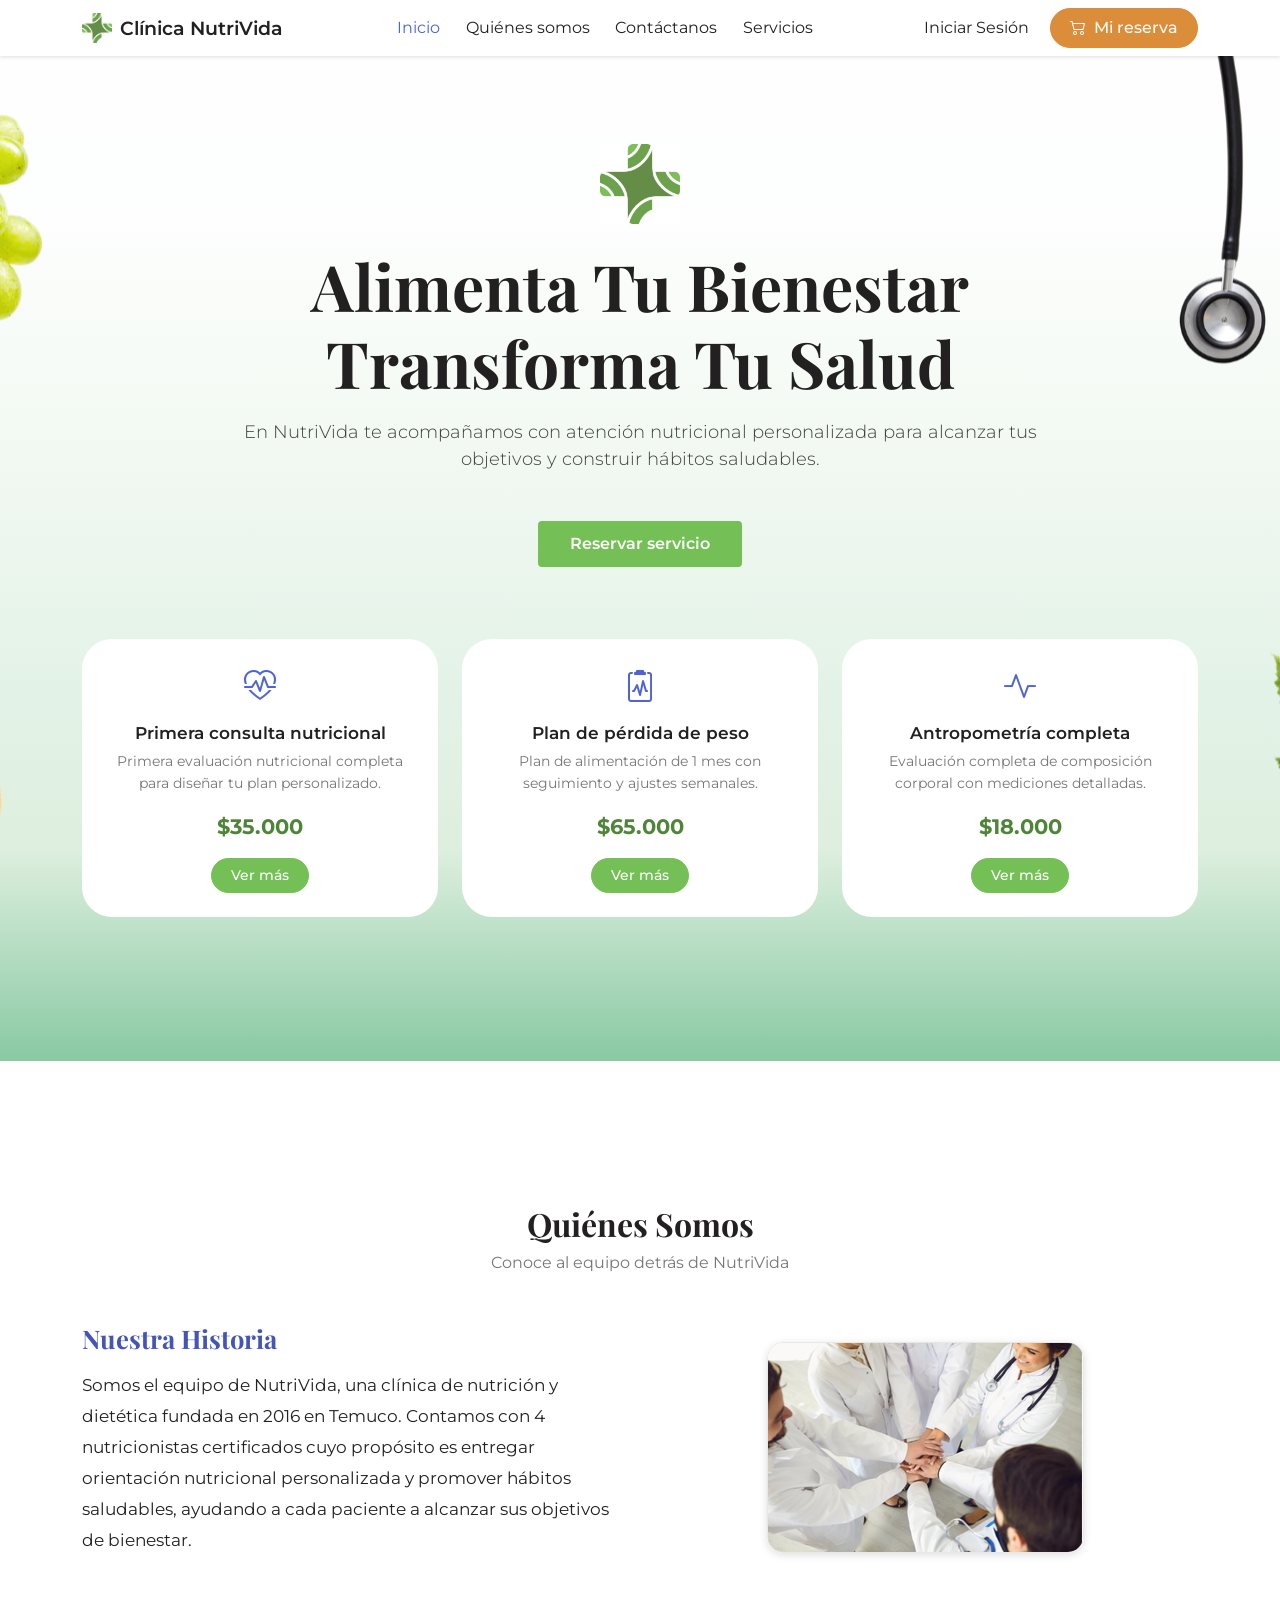
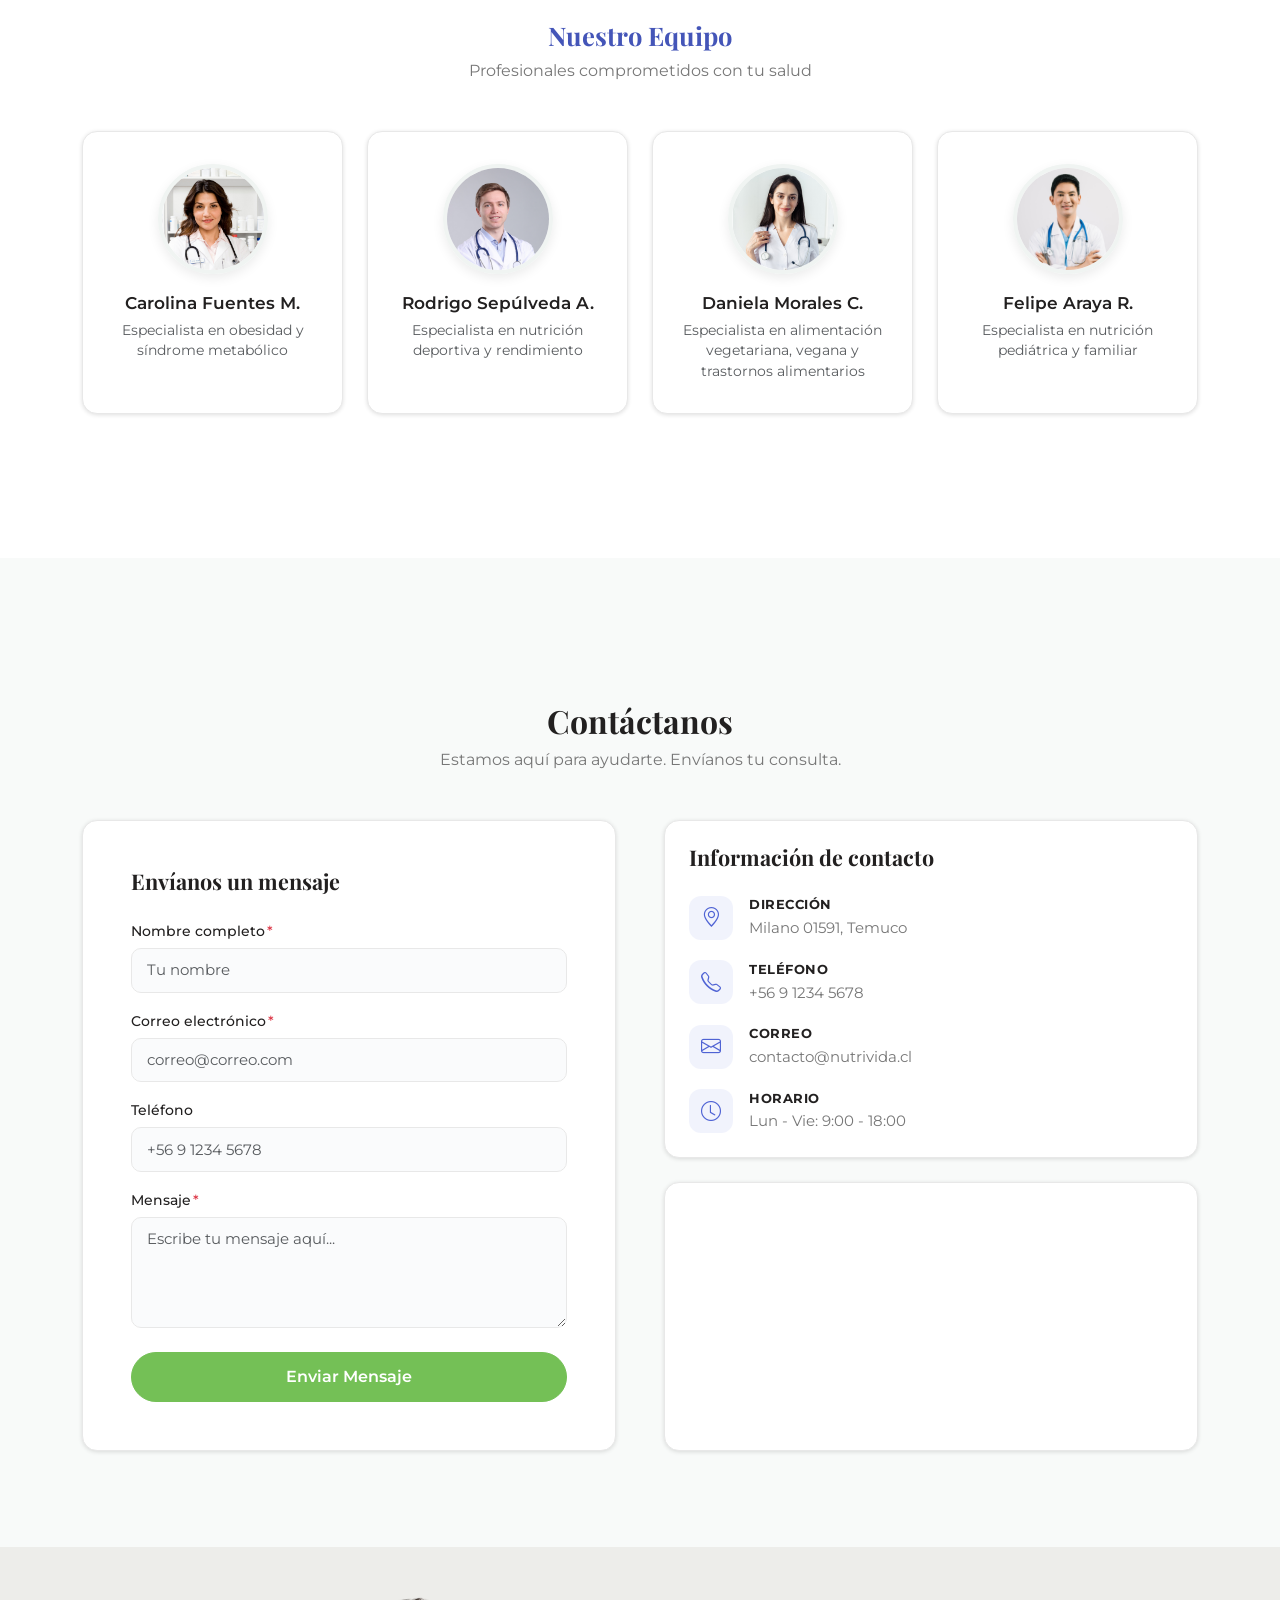
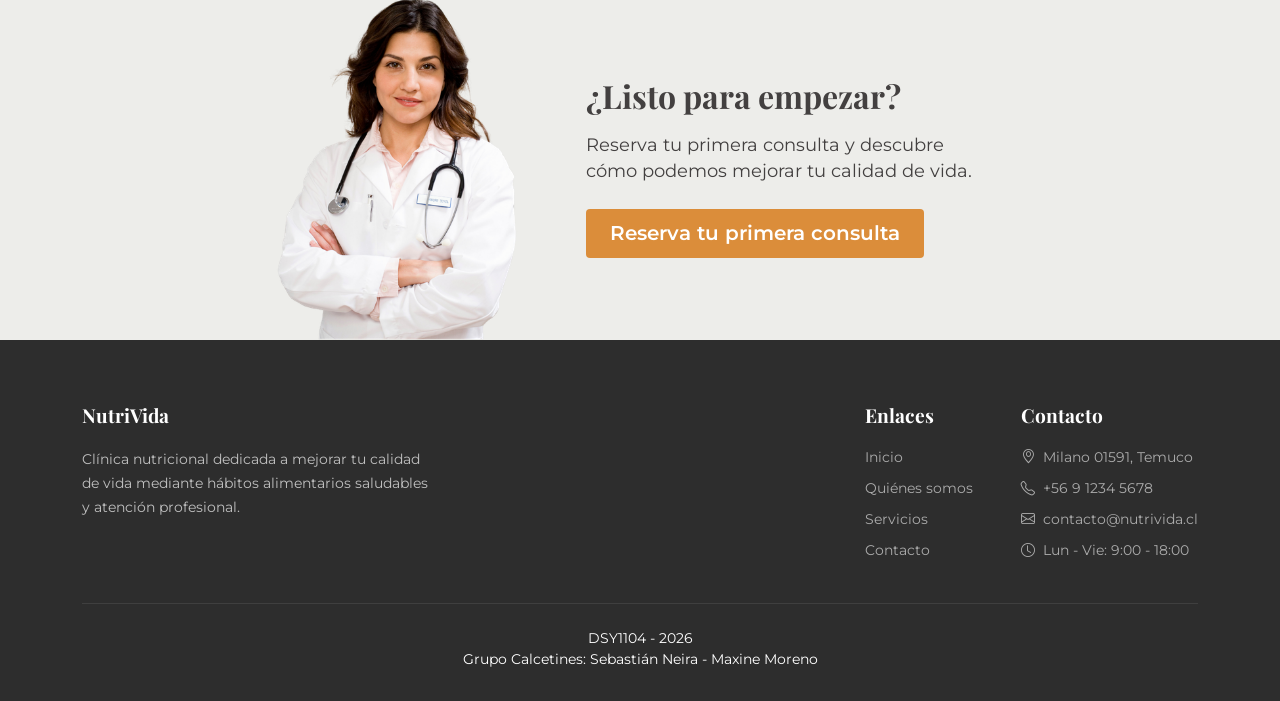
<file: index.html>
<!DOCTYPE html>
<html lang="es">
<head>
    <meta charset="UTF-8">
    <meta name="viewport" content="width=device-width, initial-scale=1.0">
    <title>Clínica NutriVida</title>
    <link rel="icon" type="image/png" href="assets/img/icons/favicon.png">
    <link href="https://cdn.jsdelivr.net/npm/bootstrap@5.3.8/dist/css/bootstrap.min.css" rel="stylesheet" integrity="sha384-sRIl4kxILFvY47J16cr9ZwB07vP4J8+LH7qKQnuqkuIAvNWLzeN8tE5YBujZqJLB" crossorigin="anonymous">
    <link rel="stylesheet" href="https://cdn.jsdelivr.net/npm/bootstrap-icons@1.11.3/font/bootstrap-icons.min.css">
    <link rel="stylesheet" href="assets/css/style.css">
</head>
<body>
    <header>
        <nav class="navbar navbar-expand-lg navbar-light fixed-top">
            <div class="container">
                <a class="navbar-brand" href="index.html">
                    <img src="assets/img/icons/logo.png" alt="NutriVida" class="brand-logo">
                    <span class="brand-text">Clínica NutriVida</span>
                </a>
                <button class="navbar-toggler" type="button" data-bs-toggle="collapse" data-bs-target="#navbarNav">
                    <span class="navbar-toggler-icon"></span>
                </button>
                <div class="collapse navbar-collapse" id="navbarNav">
                    <ul class="navbar-nav mx-auto">
                        <li class="nav-item">
                            <a class="nav-link active" href="#">Inicio</a>
                        </li>
                        <li class="nav-item">
                            <a class="nav-link" href="#nosotros">Quiénes somos</a>
                        </li>
                        <li class="nav-item">
                            <a class="nav-link" href="#contacto">Contáctanos</a>
                        </li>
                        <li class="nav-item">
                            <a class="nav-link" href="pages/servicios.html">Servicios</a>
                        </li>
                    </ul>
                    <ul class="navbar-nav">
                        <li class="nav-item" id="botonIniciarSesion">
                            <a class="nav-link" href="pages/autenticacion.html">Iniciar Sesión</a>
                        </li>
                        <!--Se oculta cuando no se inicia sesión-->
                        <li class="nav-item d-none" id="infoUsuario">
                            <span class="nav-link" id="nombreUsuario"></span>
                        </li>
                        <!--Cerrar sesión-->
                        <li class="nav-item d-none mb-2" id="botonCerrarSesion">
                            <button type="button" id="btnCerrarSesion" class="btn btn-success ms-lg-2">Cerrar sesión</button>
                        </li>
                        <li class="nav-item">
                            <a class="btn btn-success ms-lg-2" href="pages/carrito.html"><i class="bi bi-cart2 me-2"></i>Mi reserva <span class="badge bg-danger rounded-pill ms-1 badge-carrito" style="display:none;">0</span></a>
                        </li>
                    </ul>
                </div>
            </div>
        </nav>
    </header>

    <main>
        <!-- HERO -->
        <section class="hero">
            <div class="container">
                <div class="hero-content">
                    <img src="assets/img/icons/logo.png" alt="NutriVida" class="hero-logo">
                    <h1 class="hero-title">Alimenta Tu Bienestar<br>Transforma Tu Salud</h1>
                    <p class="hero-subtitle">En NutriVida te acompañamos con atención nutricional personalizada para alcanzar tus objetivos y construir hábitos saludables.</p>
                    <a href="pages/servicios.html" class="btn btn-accent btn-lg mt-3">Reservar servicio</a>
                </div>

                <div class="row g-4 justify-content-center">
                    <!-- Card 1 -->
                    <div class="col-md-4">
                        <div class="card card-servicio">
                            <div class="card-body">
                                <div class="card-icon">
                                    <i class="bi bi-heart-pulse"></i>
                                </div>
                                <h5 class="card-title">Primera consulta nutricional</h5>
                                <p class="card-text">Primera evaluación nutricional completa para diseñar tu plan personalizado.</p>
                                <div class="card-price">$35.000</div>
                                <a href="pages/detalle.html?id=CN001" class="btn">Ver más</a>
                            </div>
                        </div>
                    </div>
                    <!-- Card 2 -->
                    <div class="col-md-4">
                        <div class="card card-servicio">
                            <div class="card-body">
                                <div class="card-icon">
                                    <i class="bi bi-clipboard2-pulse"></i>
                                </div>
                                <h5 class="card-title">Plan de pérdida de peso</h5>
                                <p class="card-text">Plan de alimentación de 1 mes con seguimiento y ajustes semanales.</p>
                                <div class="card-price">$65.000</div>
                                <a href="pages/detalle.html?id=PL001" class="btn">Ver más</a>
                            </div>
                        </div>
                    </div>
                    <!-- Card 3 -->
                    <div class="col-md-4">
                        <div class="card card-servicio">
                            <div class="card-body">
                                <div class="card-icon">
                                    <i class="bi bi-activity"></i>
                                </div>
                                <h5 class="card-title">Antropometría completa</h5>
                                <p class="card-text">Evaluación completa de composición corporal con mediciones detalladas.</p>
                                <div class="card-price">$18.000</div>
                                <a href="pages/detalle.html?id=EV001" class="btn">Ver más</a>
                            </div>
                        </div>
                    </div>
                </div>
            </div>
        </section>

        <!-- NOSOTROS -->
        <section id="nosotros" class="py-section bg-alt">
            <div class="container">
                <h2 class="section-title">Quiénes Somos</h2>
                <p class="section-subtitle mb-5">Conoce al equipo detrás de NutriVida</p>

                <!-- HISTORIA -->
                <div class="row align-items-center mb-5">
                    <div class="col-lg-6 mb-4 mb-lg-0 pe-lg-4">
                        <h3 class="subsection-title mb-3">Nuestra Historia</h3>
                        <p class="history-text">Somos el equipo de NutriVida, una clínica de nutrición y dietética fundada en 2016 en Temuco. Contamos con 4 nutricionistas certificados cuyo propósito es entregar orientación nutricional personalizada y promover hábitos saludables, ayudando a cada paciente a alcanzar sus objetivos de bienestar.</p>
                    </div>
                    <div class="col-lg-6 text-center">
                        <img src="assets/img/team.png" alt="Nutricionista NutriVida" class="img-fluid rounded-4 history-img">
                    </div>
                </div>

                <!-- EQUIPO -->
                <h3 class="subsection-title text-center mt-5 mb-2">Nuestro Equipo</h3>
                <p class="section-subtitle">Profesionales comprometidos con tu salud</p>
                <div class="row g-4 justify-content-center">
                    <div class="col-md-6 col-lg-3">
                        <div class="card card-equipo h-100 text-center">
                            <div class="card-body">
                                <img src="assets/img/nut1.png" alt="Nut. Carolina Fuentes M." class="equipo-avatar">
                                <h5 class="card-title">Carolina Fuentes M.</h5>
                                <p class="card-text text-muted">Especialista en obesidad y síndrome metabólico</p>
                            </div>
                        </div>
                    </div>
                    <div class="col-md-6 col-lg-3">
                        <div class="card card-equipo h-100 text-center">
                            <div class="card-body">
                                <img src="assets/img/nut2.png" alt="Nut. Rodrigo Sepúlveda A." class="equipo-avatar">
                                <h5 class="card-title">Rodrigo Sepúlveda A.</h5>
                                <p class="card-text text-muted">Especialista en nutrición deportiva y rendimiento</p>
                            </div>
                        </div>
                    </div>
                    <div class="col-md-6 col-lg-3">
                        <div class="card card-equipo h-100 text-center">
                            <div class="card-body">
                                <img src="assets/img/nut3.png" alt="Nut. Daniela Morales C." class="equipo-avatar">
                                <h5 class="card-title">Daniela Morales C.</h5>
                                <p class="card-text text-muted">Especialista en alimentación vegetariana, vegana y trastornos alimentarios</p>
                            </div>
                        </div>
                    </div>
                    <div class="col-md-6 col-lg-3">
                        <div class="card card-equipo h-100 text-center">
                            <div class="card-body">
                                <img src="assets/img/nut4.png" alt="Nut. Felipe Araya R." class="equipo-avatar">
                                <h5 class="card-title">Felipe Araya R.</h5>
                                <p class="card-text text-muted">Especialista en nutrición pediátrica y familiar</p>
                            </div>
                        </div>
                    </div>
                </div>
            </div>
        </section>

        <!-- CONTACTO -->
        <section id="contacto" class="py-section">
            <div class="container">
                <h2 class="section-title">Contáctanos</h2>
                <p class="section-subtitle">Estamos aquí para ayudarte. Envíanos tu consulta.</p>

                <div class="row g-4 g-lg-5">
                    <!-- FORMULARIO -->
                    <div class="col-lg-6">
                        <div class="card card-contacto h-100">
                            <div class="card-body p-4 p-lg-5">
                                <h4 class="contacto-card-title mb-4">Envíanos un mensaje</h4>
                                <form id="contactForm">
                                    <div class="mb-3">
                                        <label for="nombre" class="form-label">Nombre completo<span class="obligatorio">*</span></label>
                                        <input type="text" class="form-control" id="nombre" placeholder="Tu nombre" required  minlength="2" maxlength="50">
                                    </div>
                                    <div class="mb-3">
                                        <label for="email" class="form-label">Correo electrónico<span class="obligatorio">*</span></label>
                                        <input type="email" class="form-control" id="email" placeholder="correo@correo.com" required>
                                    </div>
                                    <div class="mb-3">
                                        <label for="telefono" class="form-label">Teléfono</label>
                                        <input type="tel" class="form-control" id="telefono" placeholder="+56 9 1234 5678">
                                    </div>
                                    <div class="mb-4">
                                        <label for="mensaje" class="form-label">Mensaje<span class="obligatorio">*</span></label>
                                        <textarea class="form-control" id="mensaje" rows="4" placeholder="Escribe tu mensaje aquí..." required minlength="10" maxlength="500"></textarea>
                                    </div>
                                    <button type="submit" class="btn btn-contacto w-100">Enviar Mensaje</button>
                                </form>
                                <div id="mensajeContacto" class="alert alert-danger d-none mt-3"></div>
                            </div>
                        </div>
                    </div>

                    <!-- INFO Y MAPA -->
                    <div class="col-lg-6 d-flex flex-column">
                        <div class="card card-contacto mb-4">
                            <div class="card-body p-4 p-lg-4">
                                <h4 class="contacto-card-title mb-4">Información de contacto</h4>
                                <div class="contact-item">
                                    <div class="contact-icon">
                                        <i class="bi bi-geo-alt"></i>
                                    </div>
                                    <div class="contact-info">
                                        <strong>Dirección</strong>
                                        <p>Milano 01591, Temuco</p>
                                    </div>
                                </div>
                                <div class="contact-item">
                                    <div class="contact-icon">
                                        <i class="bi bi-telephone"></i>
                                    </div>
                                    <div class="contact-info">
                                        <strong>Teléfono</strong>
                                        <p><a href="tel:+56912345678">+56 9 1234 5678</a></p>
                                    </div>
                                </div>
                                <div class="contact-item">
                                    <div class="contact-icon">
                                        <i class="bi bi-envelope"></i>
                                    </div>
                                    <div class="contact-info">
                                        <strong>Correo</strong>
                                        <p><a href="mailto:contacto@nutrivida.cl">contacto@nutrivida.cl</a></p>
                                    </div>
                                </div>
                                <div class="contact-item mb-0">
                                    <div class="contact-icon">
                                        <i class="bi bi-clock"></i>
                                    </div>
                                    <div class="contact-info">
                                        <strong>Horario</strong>
                                        <p>Lun - Vie: 9:00 - 18:00</p>
                                    </div>
                                </div>
                            </div>
                        </div>

                        <div class="card card-contacto flex-grow-1 overflow-hidden">
                            <div class="map-responsive">
                                <iframe src="https://www.google.com/maps/embed?pb=!1m21!1m12!1m3!1d449.3127921749834!2d-72.62761412843615!3d-38.759737890809305!2m3!1f0!2f0!3f0!3m2!1i1024!2i768!4f13.1!4m6!3e3!4m0!4m3!3m2!1d-38.75973853338196!2d-72.62755234923134!5e0!3m2!1ses-419!2scl!4v1788635136026!5m2!1ses-419!2scl" style="border:0;" allowfullscreen="" loading="lazy" referrerpolicy="strict-origin-when-cross-origin"></iframe>
                            </div>
                        </div>
                    </div>
                </div>
            </div>
        </section>

        <!-- CTA -->
        <section class="cta-section">
            <div class="container">
                <div class="row align-items-center justify-content-center g-5">
                    <!-- IMAGEN -->
                    <div class="col-lg-3 text-center">
                        <img src="assets/img/doctora1.png" alt="Nutricionista NutriVida" class="cta-img">
                    </div>
                    <!-- TEXTO -->
                    <div class="col-lg-5">
                        <div class="cta-text-box">
                            <h2>¿Listo para empezar?</h2>
                            <p>Reserva tu primera consulta y descubre cómo podemos mejorar tu calidad de vida.</p>
                            <a href="pages/detalle.html?id=CN001" class="btn btn-accent btn-lg">Reserva tu primera consulta</a>
                        </div>
                    </div>
                </div>
            </div>
        </section>
    </main>
    <footer class="footer">
        <div class="container">
            <div class="row g-4">
                <!-- MARCA-->
                <div class="col-lg-4 col-md-6">
                    <div class="footer-brand-box">
                        <h5 class="footer-title">NutriVida</h5>
                        <p class="footer-text">Clínica nutricional dedicada a mejorar tu calidad de vida mediante hábitos alimentarios saludables y atención profesional.</p>
                    </div>
                </div>
                <div class="col-md-6 ms-auto">
                    <div class="d-flex gap-5 justify-content-end">
                        <div>
                            <h5 class="footer-title">Enlaces</h5>
                            <ul class="footer-links">
                                <li><a href="#">Inicio</a></li>
                                <li><a href="#nosotros">Quiénes somos</a></li>
                                <li><a href="pages/servicios.html">Servicios</a></li>
                                <li><a href="#contacto">Contacto</a></li>
                            </ul>
                        </div>
                        <!-- CONTACTO -->
                        <div>
                            <h5 class="footer-title">Contacto</h5>
                            <ul class="footer-contact">
                                <li><i class="bi bi-geo-alt me-2"></i>Milano 01591, Temuco</li>
                                <li><i class="bi bi-telephone me-2"></i>+56 9 1234 5678</li>
                                <li><i class="bi bi-envelope me-2"></i>contacto@nutrivida.cl</li>
                                <li><i class="bi bi-clock me-2"></i>Lun - Vie: 9:00 - 18:00</li>
                            </ul>
                        </div>
                    </div>
                </div>
            </div>
            <hr class="footer-divider">
            <p class="footer-copyright">DSY1104 - 2026<br>Grupo Calcetines: Sebastián Neira - Maxine Moreno</p>
        </div>
    </footer>
    <script src="https://cdn.jsdelivr.net/npm/bootstrap@5.3.8/dist/js/bootstrap.bundle.min.js" integrity="sha384-FKyoEForCGlyvwx9Hj09JcYn3nv7wiPVlz7YYwJrWVcXK/BmnVDxM+D2scQbITxI" crossorigin="anonymous"></script>
    <script src="assets/js/main.js"></script>
    <script src="assets/js/storage.js"></script>

    <!-- MODAL ÉXITO CONTACTO -->
    <div class="modal fade" id="modalContactoExito" tabindex="-1">
        <div class="modal-dialog modal-dialog-centered">
            <div class="modal-content border-0 shadow-lg rounded-4">
                <div class="modal-body text-center p-5">
                    <div class="auth-icon mx-auto mb-3">
                        <i class="bi bi-check-circle"></i>
                    </div>
                    <h4 class="auth-title">Mensaje enviado</h4>
                    <p class="text-secondary mb-4">¡Gracias por escribirnos! Te responderemos pronto.</p>
                    <button type="button" class="btn btn-success rounded-pill px-5" data-bs-dismiss="modal">Entendido</button>
                </div>
            </div>
        </div>
    </div>
</body>
</html>
</file>
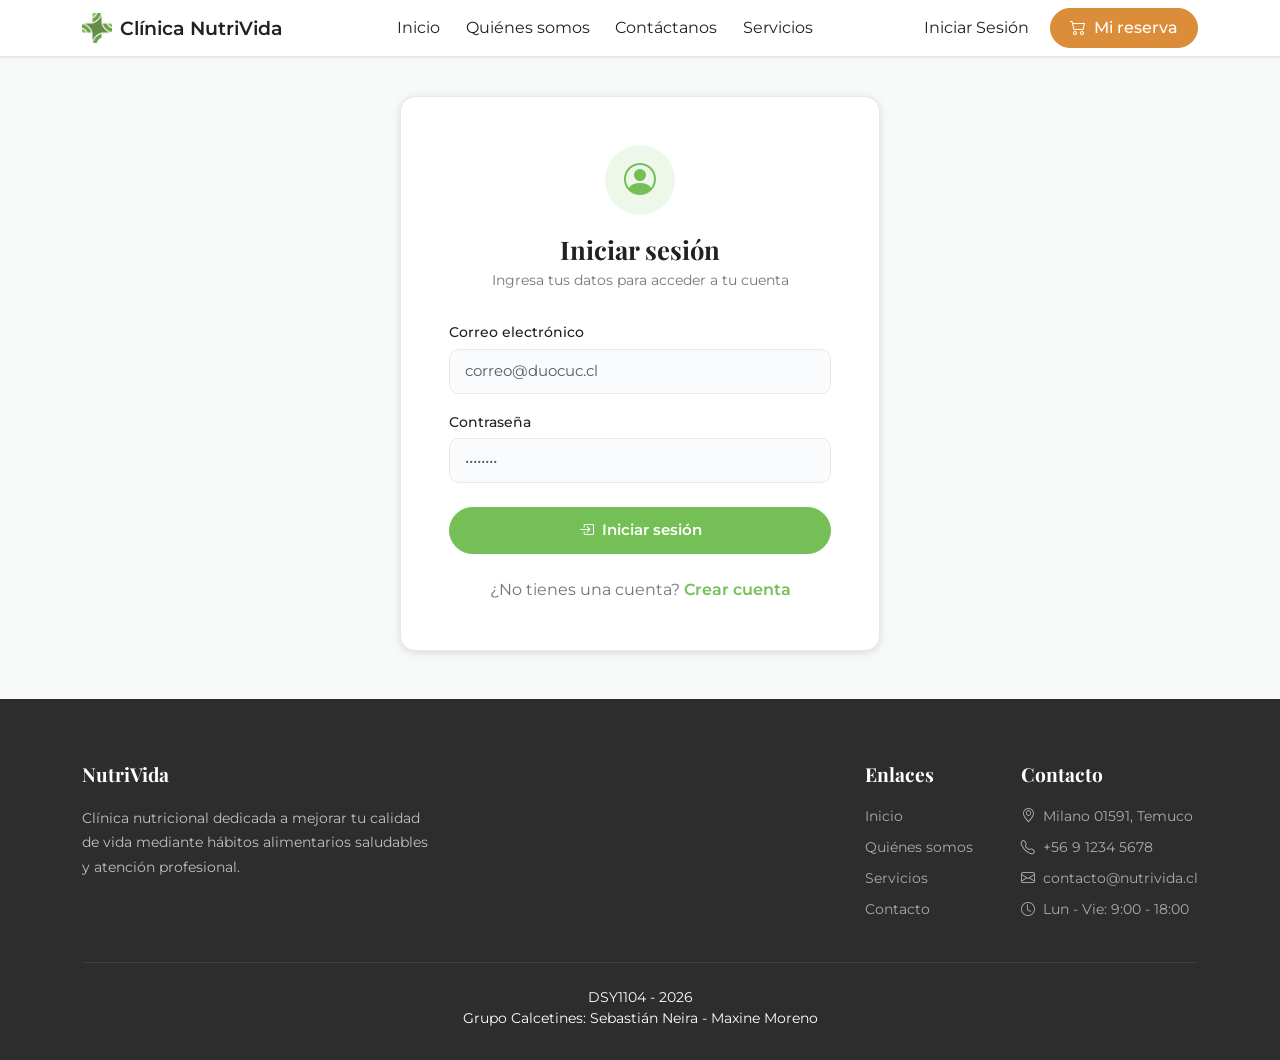
<file: pages/autenticacion.html>
<!DOCTYPE html>
<html lang="es">
<head>
    <meta charset="UTF-8">
    <meta name="viewport" content="width=device-width, initial-scale=1.0">
    <title>Iniciar sesión - NutriVida</title>
    <link rel="icon" type="image/png" href="../assets/img/icons/favicon.png">
    <link href="https://cdn.jsdelivr.net/npm/bootstrap@5.3.8/dist/css/bootstrap.min.css" rel="stylesheet" integrity="sha384-sRIl4kxILFvY47J16cr9ZwB07vP4J8+LH7qKQnuqkuIAvNWLzeN8tE5YBujZqJLB" crossorigin="anonymous">
    <link rel="stylesheet" href="https://cdn.jsdelivr.net/npm/bootstrap-icons@1.11.3/font/bootstrap-icons.min.css">
    <link rel="stylesheet" href="../assets/css/style.css">
    <script src="../assets/js/storage.js" defer></script>
    <script src="../assets/js/login.js" defer></script>
</head>
<body>
    <header>
        <nav class="navbar navbar-expand-lg navbar-light fixed-top">
            <div class="container">
                <a class="navbar-brand" href="../index.html">
                    <img src="../assets/img/icons/logo.png" alt="NutriVida" class="brand-logo">
                    <span class="brand-text">Clínica NutriVida</span>
                </a>
                <button class="navbar-toggler" type="button" data-bs-toggle="collapse" data-bs-target="#navbarNav">
                    <span class="navbar-toggler-icon"></span>
                </button>
                <div class="collapse navbar-collapse" id="navbarNav">
                    <ul class="navbar-nav mx-auto">
                        <li class="nav-item">
                            <a class="nav-link" href="../index.html">Inicio</a>
                        </li>
                        <li class="nav-item">
                            <a class="nav-link" href="../index.html#nosotros">Quiénes somos</a>
                        </li>
                        <li class="nav-item">
                            <a class="nav-link" href="../index.html#contacto">Contáctanos</a>
                        </li>
                        <li class="nav-item">
                            <a class="nav-link" href="servicios.html">Servicios</a>
                        </li>
                    </ul>
                    <ul class="navbar-nav">
                        <li class="nav-item" id="botonIniciarSesion">
                            <a class="nav-link" href="autenticacion.html">Iniciar Sesión</a>
                        </li>
                        <li class="nav-item d-none" id="infoUsuario">
                            <span class="nav-link" id="nombreUsuario"></span>
                        </li>
                        <li class="nav-item d-none mb-2" id="botonCerrarSesion">
                            <button type="button" id="btnCerrarSesion" class="btn btn-success ms-lg-2">Cerrar sesión</button>
                        </li>
                        <li class="nav-item">
                            <a class="btn btn-success ms-lg-2" href="carrito.html"><i class="bi bi-cart2 me-2"></i>Mi reserva <span class="badge bg-danger rounded-pill ms-1 badge-carrito" style="display:none;">0</span></a>
                        </li>
                    </ul>
                </div>
            </div>
        </nav>
    </header>
    <main class="pt-5">
        <section class="py-4 py-md-5">
            <div class="container">
                <div class="card-auth">
                    <div class="card-body p-4 p-md-5">
                        <div class="text-center">
                            <div class="auth-icon">
                                <i class="bi bi-person-circle"></i>
                            </div>
                            <h1 class="auth-title">Iniciar sesión</h1>
                            <p class="auth-subtitle">Ingresa tus datos para acceder a tu cuenta</p>
                        </div>

                        <form id="formIniciarSesion">
                            <div class="mb-3">
                                <label for="correo" class="form-label">Correo electrónico</label>
                                <input type="email" class="form-control" id="correo" placeholder="correo@duocuc.cl">
                            </div>
                            <div class="mb-4">
                                <label for="inputPass" class="form-label">Contraseña</label>
                                <input type="password" class="form-control" id="inputPass" placeholder="••••••••">
                            </div>
                            <div class="d-grid mb-3">
                                <button type="submit" class="btn btn-success btn-lg">
                                    <i class="bi bi-box-arrow-in-right me-2"></i>Iniciar sesión
                                </button>
                            </div>
                        </form>

                        <div id="mensajeLogin" class="alert alert-danger d-none">
                            Correo o contraseña incorrectas, intentelo nuevamente
                        </div>

                        <div class="text-center pt-2">
                            <p class="mb-0 text-secondary">¿No tienes una cuenta? <a href="registro.html" class="auth-link">Crear cuenta</a></p>
                        </div>
                    </div>
                </div>
            </div>
        </section>
    </main>

    <footer class="footer">
        <div class="container">
            <div class="row g-4">
                <!-- MARCA-->
                <div class="col-lg-4 col-md-6">
                    <div class="footer-brand-box">
                        <h5 class="footer-title">NutriVida</h5>
                        <p class="footer-text">Clínica nutricional dedicada a mejorar tu calidad de vida mediante hábitos alimentarios saludables y atención profesional.</p>
                    </div>
                </div>
                <div class="col-md-6 ms-auto">
                    <div class="d-flex gap-5 justify-content-end">
                        <div>
                            <h5 class="footer-title">Enlaces</h5>
                            <ul class="footer-links">
                                <li><a href="../index.html">Inicio</a></li>
                                <li><a href="../index.html#nosotros">Quiénes somos</a></li>
                                <li><a href="servicios.html">Servicios</a></li>
                                <li><a href="../index.html#contacto">Contacto</a></li>
                            </ul>
                        </div>
                        <!-- CONTACTO -->
                        <div>
                            <h5 class="footer-title">Contacto</h5>
                            <ul class="footer-contact">
                                <li><i class="bi bi-geo-alt me-2"></i>Milano 01591, Temuco</li>
                                <li><i class="bi bi-telephone me-2"></i>+56 9 1234 5678</li>
                                <li><i class="bi bi-envelope me-2"></i>contacto@nutrivida.cl</li>
                                <li><i class="bi bi-clock me-2"></i>Lun - Vie: 9:00 - 18:00</li>
                            </ul>
                        </div>
                    </div>
                </div>
            </div>
            <hr class="footer-divider">
            <p class="footer-copyright">DSY1104 - 2026<br>Grupo Calcetines: Sebastián Neira - Maxine Moreno</p>
        </div>
    </footer>
    <script src="https://cdn.jsdelivr.net/npm/bootstrap@5.3.8/dist/js/bootstrap.bundle.min.js" integrity="sha384-FKyoEForCGlyvwx9Hj09JcYn3nv7wiPVlz7YYwJrWVcXK/BmnVDxM+D2scQbITxI" crossorigin="anonymous"></script>
</body>
</html>
</file>
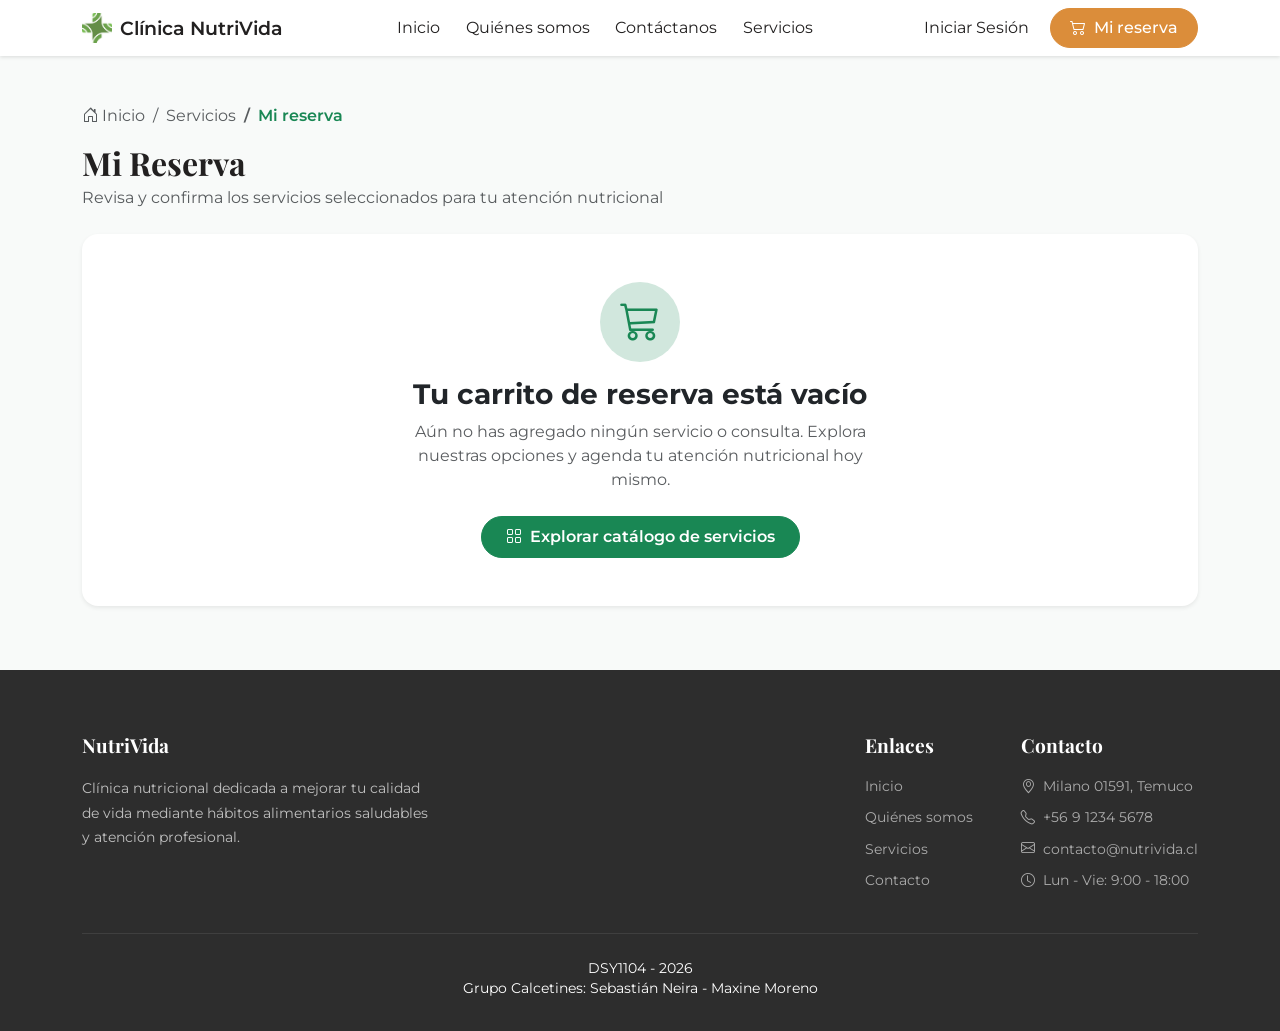
<file: pages/carrito.html>
<!DOCTYPE html>
<html lang="es">
<head>
    <meta charset="UTF-8">
    <meta name="viewport" content="width=device-width, initial-scale=1.0">
    <title>Mi Reserva - Clínica NutriVida</title>
    <link rel="icon" type="image/png" href="../assets/img/icons/favicon.png">
    <link href="https://cdn.jsdelivr.net/npm/bootstrap@5.3.8/dist/css/bootstrap.min.css" rel="stylesheet" integrity="sha384-sRIl4kxILFvY47J16cr9ZwB07vP4J8+LH7qKQnuqkuIAvNWLzeN8tE5YBujZqJLB" crossorigin="anonymous">
    <link rel="stylesheet" href="https://cdn.jsdelivr.net/npm/bootstrap-icons@1.11.3/font/bootstrap-icons.min.css">
    <link rel="stylesheet" href="../assets/css/style.css">
</head>
<body>
    <header>
        <nav class="navbar navbar-expand-lg navbar-light fixed-top">
            <div class="container">
                <a class="navbar-brand" href="../index.html">
                    <img src="../assets/img/icons/logo.png" alt="NutriVida" class="brand-logo">
                    <span class="brand-text">Clínica NutriVida</span>
                </a>
                <button class="navbar-toggler" type="button" data-bs-toggle="collapse" data-bs-target="#navbarNav">
                    <span class="navbar-toggler-icon"></span>
                </button>
                <div class="collapse navbar-collapse" id="navbarNav">
                    <ul class="navbar-nav mx-auto">
                        <li class="nav-item">
                            <a class="nav-link" href="../index.html">Inicio</a>
                        </li>
                        <li class="nav-item">
                            <a class="nav-link" href="../index.html#nosotros">Quiénes somos</a>
                        </li>
                        <li class="nav-item">
                            <a class="nav-link" href="../index.html#contacto">Contáctanos</a>
                        </li>
                        <li class="nav-item">
                            <a class="nav-link" href="servicios.html">Servicios</a>
                        </li>
                    </ul>
                    <ul class="navbar-nav">
                        <li class="nav-item" id="botonIniciarSesion">
                            <a class="nav-link" href="autenticacion.html">Iniciar Sesión</a>
                        </li>
                        <li class="nav-item d-none" id="infoUsuario">
                            <span class="nav-link" id="nombreUsuario"></span>
                        </li>
                        <li class="nav-item d-none mb-2" id="botonCerrarSesion">
                            <button type="button" id="btnCerrarSesion" class="btn btn-success ms-lg-2">Cerrar sesión</button>
                        </li>
                        <li class="nav-item">
                            <a class="btn btn-success ms-lg-2" href="carrito.html"><i class="bi bi-cart2 me-2"></i>Mi reserva <span class="badge bg-danger rounded-pill ms-1 badge-carrito" style="display:none;">0</span></a>
                        </li>
                    </ul>
                </div>
            </div>
        </nav>
    </header>

    <main class="pt-5">
        <section class="py-5 mt-2">
            <div class="container">
                <!-- BREADCRUMB -->
                <nav aria-label="breadcrumb" class="mb-2">
                    <ol class="breadcrumb">
                        <li class="breadcrumb-item"><a href="../index.html" class="text-decoration-none text-muted"><i class="bi bi-house-door me-1"></i>Inicio</a></li>
                        <li class="breadcrumb-item"><a href="servicios.html" class="text-decoration-none text-muted">Servicios</a></li>
                        <li class="breadcrumb-item active text-success fw-semibold" aria-current="page">Mi reserva</li>
                    </ol>
                </nav>
                <div class="mb-4">
                    <h1 class="section-title text-start mb-1">Mi Reserva</h1>
                    <p class="text-muted mb-0">Revisa y confirma los servicios seleccionados para tu atención nutricional</p>
                </div>

                <div id="carrito-container"></div>
            </div>
        </section>
    </main>

    <footer class="footer">
        <div class="container">
            <div class="row g-4">
                <div class="col-lg-4 col-md-6">
                    <div class="footer-brand-box">
                        <h5 class="footer-title">NutriVida</h5>
                        <p class="footer-text">Clínica nutricional dedicada a mejorar tu calidad de vida mediante hábitos alimentarios saludables y atención profesional.</p>
                    </div>
                </div>
                <div class="col-md-6 ms-auto">
                    <div class="d-flex gap-5 justify-content-end">
                        <div>
                            <h5 class="footer-title">Enlaces</h5>
                            <ul class="footer-links">
                                <li><a href="../index.html">Inicio</a></li>
                                <li><a href="../index.html#nosotros">Quiénes somos</a></li>
                                <li><a href="servicios.html">Servicios</a></li>
                                <li><a href="../index.html#contacto">Contacto</a></li>
                            </ul>
                        </div>
                        <div>
                            <h5 class="footer-title">Contacto</h5>
                            <ul class="footer-contact">
                                <li><i class="bi bi-geo-alt me-2"></i>Milano 01591, Temuco</li>
                                <li><i class="bi bi-telephone me-2"></i>+56 9 1234 5678</li>
                                <li><i class="bi bi-envelope me-2"></i>contacto@nutrivida.cl</li>
                                <li><i class="bi bi-clock me-2"></i>Lun - Vie: 9:00 - 18:00</li>
                            </ul>
                        </div>
                    </div>
                </div>
            </div>
            <hr class="footer-divider">
            <p class="footer-copyright">DSY1104 - 2026<br>Grupo Calcetines: Sebastián Neira - Maxine Moreno</p>
        </div>
    </footer>

    <!-- Modal confirmar vaciar -->
    <div class="modal fade" id="modalVaciar" tabindex="-1">
        <div class="modal-dialog modal-dialog-centered">
            <div class="modal-content rounded-4 border-0 shadow">
                <div class="modal-header border-0 pb-0">
                    <h5 class="modal-title fw-bold text-dark"><i class="bi bi-trash text-danger me-2"></i>Vaciar carrito</h5>
                    <button type="button" class="btn-close" data-bs-dismiss="modal" aria-label="Cerrar"></button>
                </div>
                <div class="modal-body text-muted">
                    ¿Estás seguro de que deseas eliminar todos los servicios de tu carrito de reservas?
                </div>
                <div class="modal-footer border-0 pt-0">
                    <button type="button" class="btn btn-light rounded-pill px-4" data-bs-dismiss="modal">Cancelar</button>
                    <button type="button" class="btn btn-danger rounded-pill px-4" onclick="confirmarVaciar()">Vaciar carrito</button>
                </div>
            </div>
        </div>
    </div>

    <!-- Modal login requerido -->
    <div class="modal fade" id="modalLoginRequerido" tabindex="-1">
        <div class="modal-dialog modal-dialog-centered">
            <div class="modal-content rounded-4 border-0 shadow">
                <div class="modal-header border-0 pb-0">
                    <h5 class="modal-title fw-bold text-dark"><i class="bi bi-person-lock text-warning me-2"></i>Inicio de sesión requerido</h5>
                    <button type="button" class="btn-close" data-bs-dismiss="modal" aria-label="Cerrar"></button>
                </div>
                <div class="modal-body text-muted">
                    Debes iniciar sesión con tu cuenta para poder confirmar y registrar tu reserva.
                </div>
                <div class="modal-footer border-0 pt-0">
                    <button type="button" class="btn btn-light rounded-pill px-4" data-bs-dismiss="modal">Cancelar</button>
                    <a href="autenticacion.html" class="btn btn-success rounded-pill px-4">Iniciar sesión</a>
                </div>
            </div>
        </div>
    </div>

    <!-- Modal éxito reserva -->
    <div class="modal fade" id="modalExito" tabindex="-1">
        <div class="modal-dialog modal-dialog-centered">
            <div class="modal-content rounded-4 border-0 shadow text-center p-4">
                <div class="mb-3">
                    <div class="bg-success-subtle text-success rounded-circle d-inline-flex align-items-center justify-content-center icon-circle">
                        <i class="bi bi-check-circle fs-1"></i>
                    </div>
                </div>
                <h4 class="fw-bold text-dark mb-2">¡Reserva(s) confirmada!</h4>
                <p class="text-muted mb-4">Tus servicios han sido agendados exitosamente. Te esperamos en Clínica NutriVida.</p>
                <div>
                    <button type="button" class="btn btn-success rounded-pill px-5" data-bs-dismiss="modal" onclick="window.location.href='../index.html'">Entendido</button>
                </div>
            </div>
        </div>
    </div>

    <!-- Toast de notificaciones -->
    <div class="position-fixed bottom-0 end-0 p-3 toast-container">
        <div id="toast-carrito" class="toast align-items-center border-0 shadow-lg">
            <div class="d-flex">
                <div class="toast-body" id="toast-carrito-body"></div>
                <button type="button" class="btn-close btn-close-white me-2 m-auto" data-bs-dismiss="toast" aria-label="Cerrar"></button>
            </div>
        </div>
    </div>

    <script src="https://cdn.jsdelivr.net/npm/bootstrap@5.3.8/dist/js/bootstrap.bundle.min.js" integrity="sha384-FKyoEForCGlyvwx9Hj09JcYn3nv7wiPVlz7YYwJrWVcXK/BmnVDxM+D2scQbITxI" crossorigin="anonymous"></script>
    <script src="../assets/js/storage.js"></script>
    <script src="../assets/js/servicios.js"></script>
    <script src="../assets/js/carrito.js"></script>
</body>
</html>
</file>
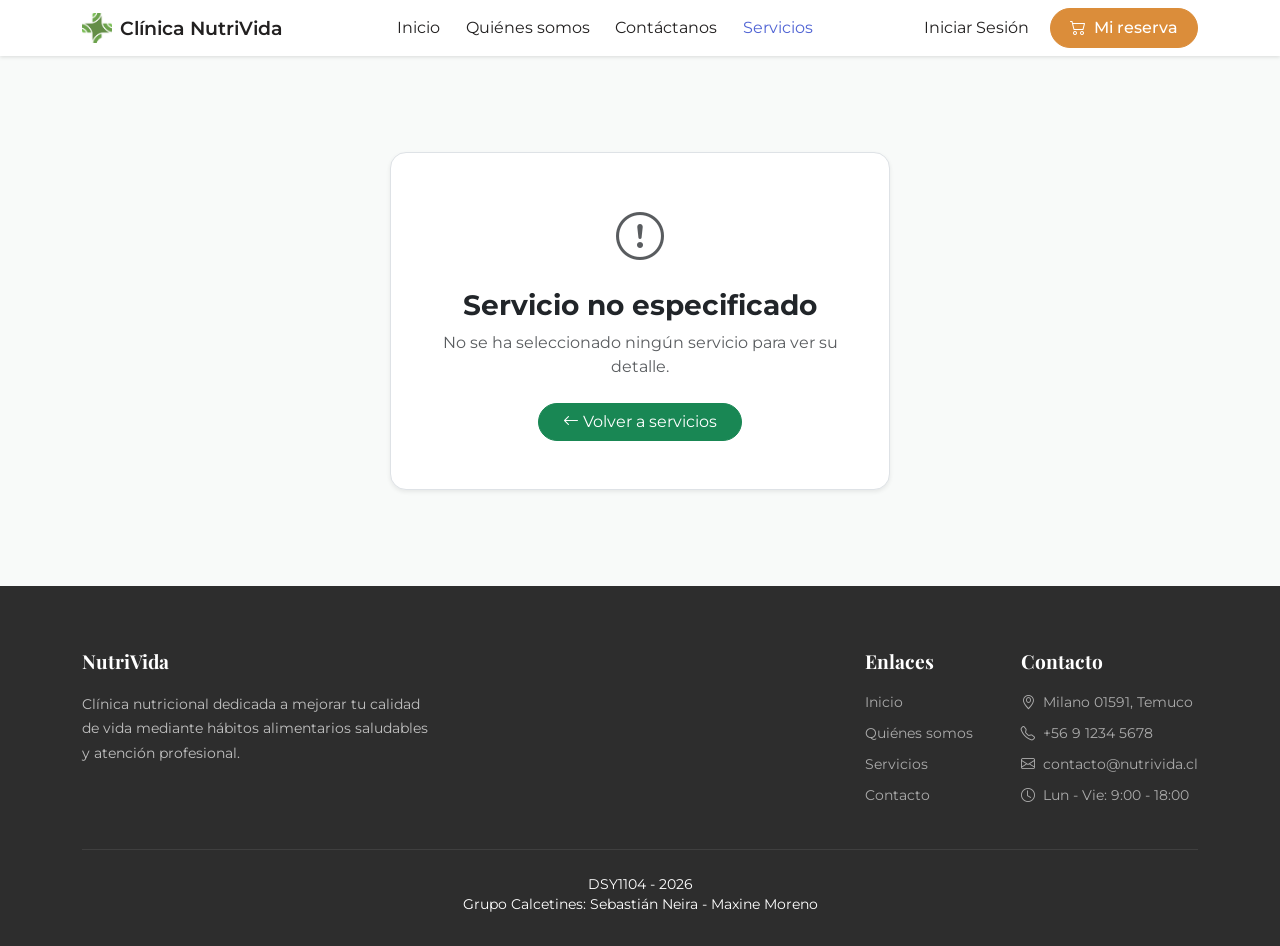
<file: pages/detalle.html>
<!DOCTYPE html>
<html lang="es">
<head>
    <meta charset="UTF-8">
    <meta name="viewport" content="width=device-width, initial-scale=1.0">
    <title>Detalle del Servicio - Clínica NutriVida</title>
    <link rel="icon" type="image/png" href="../assets/img/icons/favicon.png">
    <link href="https://cdn.jsdelivr.net/npm/bootstrap@5.3.8/dist/css/bootstrap.min.css" rel="stylesheet" integrity="sha384-sRIl4kxILFvY47J16cr9ZwB07vP4J8+LH7qKQnuqkuIAvNWLzeN8tE5YBujZqJLB" crossorigin="anonymous">
    <link rel="stylesheet" href="https://cdn.jsdelivr.net/npm/bootstrap-icons@1.11.3/font/bootstrap-icons.min.css">
    <link rel="stylesheet" href="../assets/css/style.css">
</head>
<body>
    <header>
        <nav class="navbar navbar-expand-lg navbar-light fixed-top">
            <div class="container">
                <a class="navbar-brand" href="../index.html">
                    <img src="../assets/img/icons/logo.png" alt="NutriVida" class="brand-logo">
                    <span class="brand-text">Clínica NutriVida</span>
                </a>
                <button class="navbar-toggler" type="button" data-bs-toggle="collapse" data-bs-target="#navbarNav">
                    <span class="navbar-toggler-icon"></span>
                </button>
                <div class="collapse navbar-collapse" id="navbarNav">
                    <ul class="navbar-nav mx-auto">
                        <li class="nav-item">
                            <a class="nav-link" href="../index.html">Inicio</a>
                        </li>
                        <li class="nav-item">
                            <a class="nav-link" href="../index.html#nosotros">Quiénes somos</a>
                        </li>
                        <li class="nav-item">
                            <a class="nav-link" href="../index.html#contacto">Contáctanos</a>
                        </li>
                        <li class="nav-item">
                            <a class="nav-link active" aria-current="page" href="servicios.html">Servicios</a>
                        </li>
                    </ul>
                    <ul class="navbar-nav">
                        <li class="nav-item" id="botonIniciarSesion">
                            <a class="nav-link" href="autenticacion.html">Iniciar Sesión</a>
                        </li>
                        <li class="nav-item d-none" id="infoUsuario">
                            <span class="nav-link" id="nombreUsuario"></span>
                        </li>
                        <li class="nav-item d-none mb-2" id="botonCerrarSesion">
                            <button type="button" id="btnCerrarSesion" class="btn btn-success ms-lg-2">Cerrar sesión</button>
                        </li>
                        <li class="nav-item">
                            <a class="btn btn-success ms-lg-2" href="carrito.html"><i class="bi bi-cart2 me-2"></i>Mi reserva <span class="badge bg-danger rounded-pill ms-1 badge-carrito" style="display:none;">0</span></a>
                        </li>
                    </ul>
                </div>
            </div>
        </nav>
    </header>

    <main class="pt-5">
        <section class="py-5 mt-2">
            <div class="container">
                <div id="detalle-container"></div>
            </div>
        </section>
    </main>

    <footer class="footer">
        <div class="container">
            <div class="row g-4">
                <div class="col-lg-4 col-md-6">
                    <div class="footer-brand-box">
                        <h5 class="footer-title">NutriVida</h5>
                        <p class="footer-text">Clínica nutricional dedicada a mejorar tu calidad de vida mediante hábitos alimentarios saludables y atención profesional.</p>
                    </div>
                </div>
                <div class="col-md-6 ms-auto">
                    <div class="d-flex gap-5 justify-content-end">
                        <div>
                            <h5 class="footer-title">Enlaces</h5>
                            <ul class="footer-links">
                                <li><a href="../index.html">Inicio</a></li>
                                <li><a href="../index.html#nosotros">Quiénes somos</a></li>
                                <li><a href="servicios.html">Servicios</a></li>
                                <li><a href="../index.html#contacto">Contacto</a></li>
                            </ul>
                        </div>
                        <div>
                            <h5 class="footer-title">Contacto</h5>
                            <ul class="footer-contact">
                                <li><i class="bi bi-geo-alt me-2"></i>Milano 01591, Temuco</li>
                                <li><i class="bi bi-telephone me-2"></i>+56 9 1234 5678</li>
                                <li><i class="bi bi-envelope me-2"></i>contacto@nutrivida.cl</li>
                                <li><i class="bi bi-clock me-2"></i>Lun - Vie: 9:00 - 18:00</li>
                            </ul>
                        </div>
                    </div>
                </div>
            </div>
            <hr class="footer-divider">
            <p class="footer-copyright">DSY1104 - 2026<br>Grupo Calcetines: Sebastián Neira - Maxine Moreno</p>
        </div>
    </footer>

    <script src="https://cdn.jsdelivr.net/npm/bootstrap@5.3.8/dist/js/bootstrap.bundle.min.js" integrity="sha384-FKyoEForCGlyvwx9Hj09JcYn3nv7wiPVlz7YYwJrWVcXK/BmnVDxM+D2scQbITxI" crossorigin="anonymous"></script>
    <script src="../assets/js/storage.js"></script>
    <script src="../assets/js/servicios.js"></script>
    <script src="../assets/js/detalle.js"></script>

    <div class="position-fixed bottom-0 end-0 p-3 toast-container">
        <div id="toast-carrito" class="toast align-items-center border-0 shadow-lg">
            <div class="d-flex">
                <div class="toast-body" id="toast-carrito-body"></div>
                <button type="button" class="btn-close btn-close-white me-2 m-auto" data-bs-dismiss="toast" aria-label="Cerrar"></button>
            </div>
        </div>
    </div>
</body>
</html>
</file>
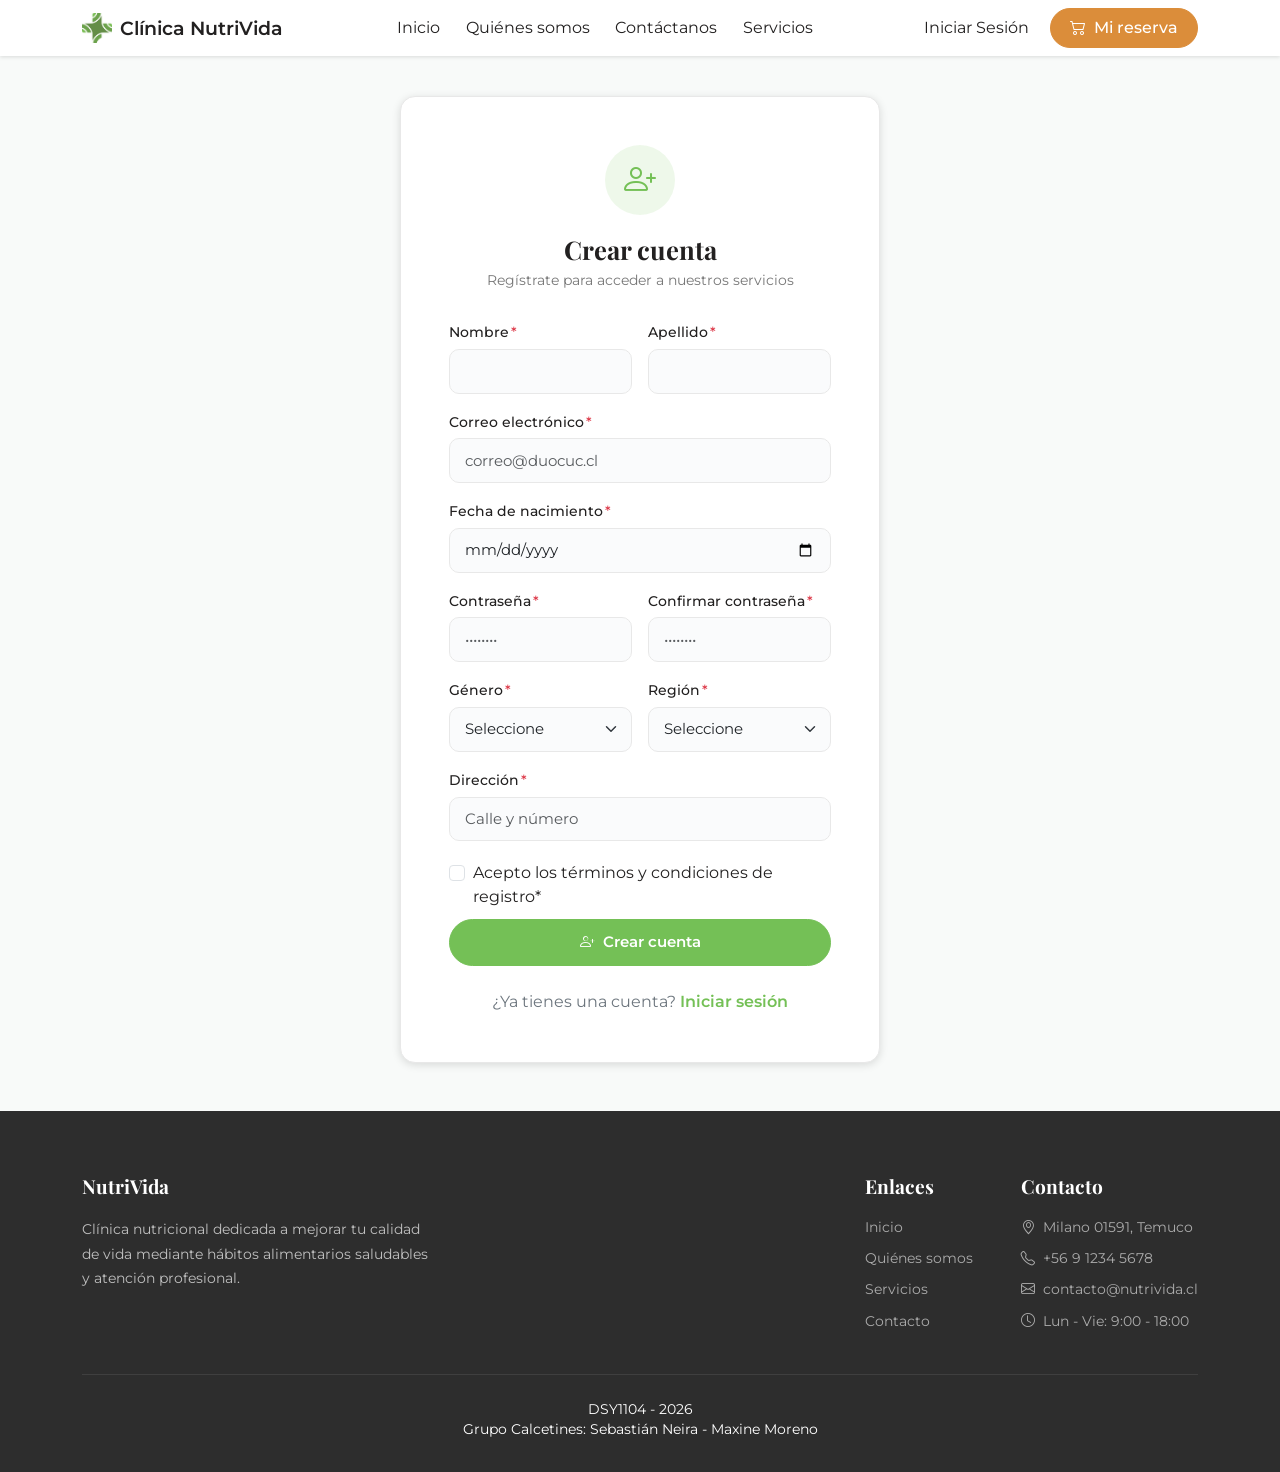
<file: pages/registro.html>
<!DOCTYPE html>
<html lang="es">
<head>
    <meta charset="UTF-8">
    <meta name="viewport" content="width=device-width, initial-scale=1.0">
    <title>Registrarse - NutriVida</title>
    <link rel="icon" type="image/png" href="../assets/img/icons/favicon.png">
    <link href="https://cdn.jsdelivr.net/npm/bootstrap@5.3.8/dist/css/bootstrap.min.css" rel="stylesheet" integrity="sha384-sRIl4kxILFvY47J16cr9ZwB07vP4J8+LH7qKQnuqkuIAvNWLzeN8tE5YBujZqJLB" crossorigin="anonymous">
    <link rel="stylesheet" href="https://cdn.jsdelivr.net/npm/bootstrap-icons@1.11.3/font/bootstrap-icons.min.css">
    <link rel="stylesheet" href="../assets/css/style.css">
    <script src="../assets/js/storage.js" defer></script>
    <script src="../assets/js/registro.js" defer></script>
</head>
<body>
    <header>
        <nav class="navbar navbar-expand-lg navbar-light fixed-top">
            <div class="container">
                <a class="navbar-brand" href="../index.html">
                    <img src="../assets/img/icons/logo.png" alt="NutriVida" class="brand-logo">
                    <span class="brand-text">Clínica NutriVida</span>
                </a>
                <button class="navbar-toggler" type="button" data-bs-toggle="collapse" data-bs-target="#navbarNav">
                    <span class="navbar-toggler-icon"></span>
                </button>
                <div class="collapse navbar-collapse" id="navbarNav">
                    <ul class="navbar-nav mx-auto">
                        <li class="nav-item">
                            <a class="nav-link" href="../index.html">Inicio</a>
                        </li>
                        <li class="nav-item">
                            <a class="nav-link" href="../index.html#nosotros">Quiénes somos</a>
                        </li>
                        <li class="nav-item">
                            <a class="nav-link" href="../index.html#contacto">Contáctanos</a>
                        </li>
                        <li class="nav-item">
                            <a class="nav-link" href="servicios.html">Servicios</a>
                        </li>
                    </ul>
                    <ul class="navbar-nav">
                        <li class="nav-item" id="botonIniciarSesion">
                            <a class="nav-link" href="autenticacion.html">Iniciar Sesión</a>
                        </li>
                        <li class="nav-item d-none" id="infoUsuario">
                            <span class="nav-link" id="nombreUsuario"></span>
                        </li>
                        <li class="nav-item d-none mb-2" id="botonCerrarSesion">
                            <button type="button" id="btnCerrarSesion" class="btn btn-success ms-lg-2">Cerrar sesión</button>
                        </li>
                        <li class="nav-item">
                            <a class="btn btn-success ms-lg-2" href="carrito.html"><i class="bi bi-cart2 me-2"></i>Mi reserva <span class="badge bg-danger rounded-pill ms-1 badge-carrito" style="display:none;">0</span></a>
                        </li>
                    </ul>
                </div>
            </div>
        </nav>
    </header>
    <main class="pt-5">
        <section class="py-4 py-md-5">
            <div class="container">
                <div class="card-auth">
                    <div class="card-body p-4 p-md-5">
                        <div class="text-center">
                            <div class="auth-icon">
                                <i class="bi bi-person-plus"></i>
                            </div>
                            <h1 class="auth-title">Crear cuenta</h1>
                            <p class="auth-subtitle">Regístrate para acceder a nuestros servicios</p>
                        </div>

                        <form id="formCrearCuenta">
                            <div class="row g-3">
                                <div class="col-md-6">
                                    <label for="nombre" class="form-label">Nombre<span class="obligatorio">*</span></label>
                                    <input type="text" class="form-control" id="nombre">
                                </div>
                                <div class="col-md-6">
                                    <label for="apellido" class="form-label">Apellido<span class="obligatorio">*</span></label>
                                    <input type="text" class="form-control" id="apellido">
                                </div>
                                <div class="col-12">
                                    <label for="email" class="form-label">Correo electrónico<span class="obligatorio">*</span></label>
                                    <input type="email" class="form-control" id="email" placeholder="correo@duocuc.cl">
                                </div>
                                <div class="col-12">
                                    <label for="fechaNacimiento" class="form-label">Fecha de nacimiento<span class="obligatorio">*</span></label>
                                    <input type="date" class="form-control" id="fechaNacimiento">
                                </div>
                                <div class="col-md-6">
                                    <label for="pass" class="form-label">Contraseña<span class="obligatorio">*</span></label>
                                    <input type="password" class="form-control" id="pass" placeholder="••••••••">
                                </div>
                                <div class="col-md-6">
                                    <label for="confirmPass" class="form-label">Confirmar contraseña<span class="obligatorio">*</span></label>
                                    <input type="password" class="form-control" id="confirmPass" placeholder="••••••••">
                                </div>
                                <div id="mensajeContrasena" class="alert alert-danger mb-0 d-none">
                                    Contraseñas no coinciden
                                </div>
                                <div class="col-md-6">
                                    <label for="genero" class="form-label">Género<span class="obligatorio">*</span></label>
                                    <select class="form-select" id="genero">
                                        <option value="" selected disabled>Seleccione</option>
                                        <option value="Mujer">Mujer</option>
                                        <option value="Hombre">Hombre</option>
                                        <option value="Otro">Otro</option>
                                        <option value="NoDice">Prefiero no decir</option>
                                    </select>
                                </div>
                                <div class="col-md-6">
                                    <label for="region" class="form-label">Región<span class="obligatorio">*</span></label>
                                    <select class="form-select" id="region">
                                        <option value="" selected disabled>Seleccione</option>
                                        <option value="Arica">Arica y Parinacota</option>
                                        <option value="Tarapaca">Tarapacá</option>
                                        <option value="Antofagasta">Antofagasta</option>
                                        <option value="Atacama">Atacama</option>
                                        <option value="Coquimbo">Coquimbo</option>
                                        <option value="Valparaiso">Valparaíso</option>
                                        <option value="Metropolitana">Metropolitana de Santiago</option>
                                        <option value="O'Higgins">Libertador General Bernardo O'Higgins</option>
                                        <option value="Maule">Maule</option>
                                        <option value="Nuble">Ñuble</option>
                                        <option value="Biobio">Biobío</option>
                                        <option value="Araucania">La Araucanía</option>
                                        <option value="Rios">Los Ríos</option>
                                        <option value="Lagos">Los Lagos</option>
                                        <option value="Aysen">Aysén del General Carlos Ibáñez del Campo</option>
                                        <option value="Magallanes">Magallanes y de la Antártica Chilena</option>
                                    </select>
                                </div>
                                <div class="col-12">
                                    <label for="direccion" class="form-label">Dirección<span class="obligatorio">*</span></label>
                                    <input type="text" class="form-control" id="direccion" placeholder="Calle y número">
                                </div>
                                <div class="col-12">
                                    <div class="form-check">
                                        <input class="form-check-input" type="checkbox" id="aceptaTerminos">
                                        <label class="form-check-label" for="aceptaTerminos">
                                            Acepto los términos y condiciones de registro<span class="obligatorio">*</span>
                                        </label>
                                    </div>
                                </div>
                                <div class="d-grid mt-2">
                                    <button type="submit" class="btn btn-success btn-lg">
                                        <i class="bi bi-person-plus me-2"></i>Crear cuenta
                                    </button>
                                </div>
                            </div>
                        </form>

                        <div id="mensajeRegistro" class="alert alert-danger d-none mt-3">
                            Mensaje error de registro
                        </div>

                        <div class="text-center mt-3 pt-2">
                            <p class="mb-0 text-secondary">¿Ya tienes una cuenta? <a href="autenticacion.html" class="auth-link">Iniciar sesión</a></p>
                        </div>
                    </div>
                </div>
            </div>
        </section>
    </main>
    <footer class="footer">
        <div class="container">
            <div class="row g-4">
                <!-- MARCA-->
                <div class="col-lg-4 col-md-6">
                    <div class="footer-brand-box">
                        <h5 class="footer-title">NutriVida</h5>
                        <p class="footer-text">Clínica nutricional dedicada a mejorar tu calidad de vida mediante hábitos alimentarios saludables y atención profesional.</p>
                    </div>
                </div>
                <div class="col-md-6 ms-auto">
                    <div class="d-flex gap-5 justify-content-end">
                        <div>
                            <h5 class="footer-title">Enlaces</h5>
                            <ul class="footer-links">
                                <li><a href="../index.html">Inicio</a></li>
                                <li><a href="../index.html#nosotros">Quiénes somos</a></li>
                                <li><a href="servicios.html">Servicios</a></li>
                                <li><a href="../index.html#contacto">Contacto</a></li>
                            </ul>
                        </div>
                        <!-- CONTACTO -->
                        <div>
                            <h5 class="footer-title">Contacto</h5>
                            <ul class="footer-contact">
                                <li><i class="bi bi-geo-alt me-2"></i>Milano 01591, Temuco</li>
                                <li><i class="bi bi-telephone me-2"></i>+56 9 1234 5678</li>
                                <li><i class="bi bi-envelope me-2"></i>contacto@nutrivida.cl</li>
                                <li><i class="bi bi-clock me-2"></i>Lun - Vie: 9:00 - 18:00</li>
                            </ul>
                        </div>
                    </div>
                </div>
            </div>
            <hr class="footer-divider">
            <p class="footer-copyright">DSY1104 - 2026<br>Grupo Calcetines: Sebastián Neira - Maxine Moreno</p>
        </div>
    </footer>
    <script src="https://cdn.jsdelivr.net/npm/bootstrap@5.3.8/dist/js/bootstrap.bundle.min.js" integrity="sha384-FKyoEForCGlyvwx9Hj09JcYn3nv7wiPVlz7YYwJrWVcXK/BmnVDxM+D2scQbITxI" crossorigin="anonymous"></script>
</body>
</html>
</file>
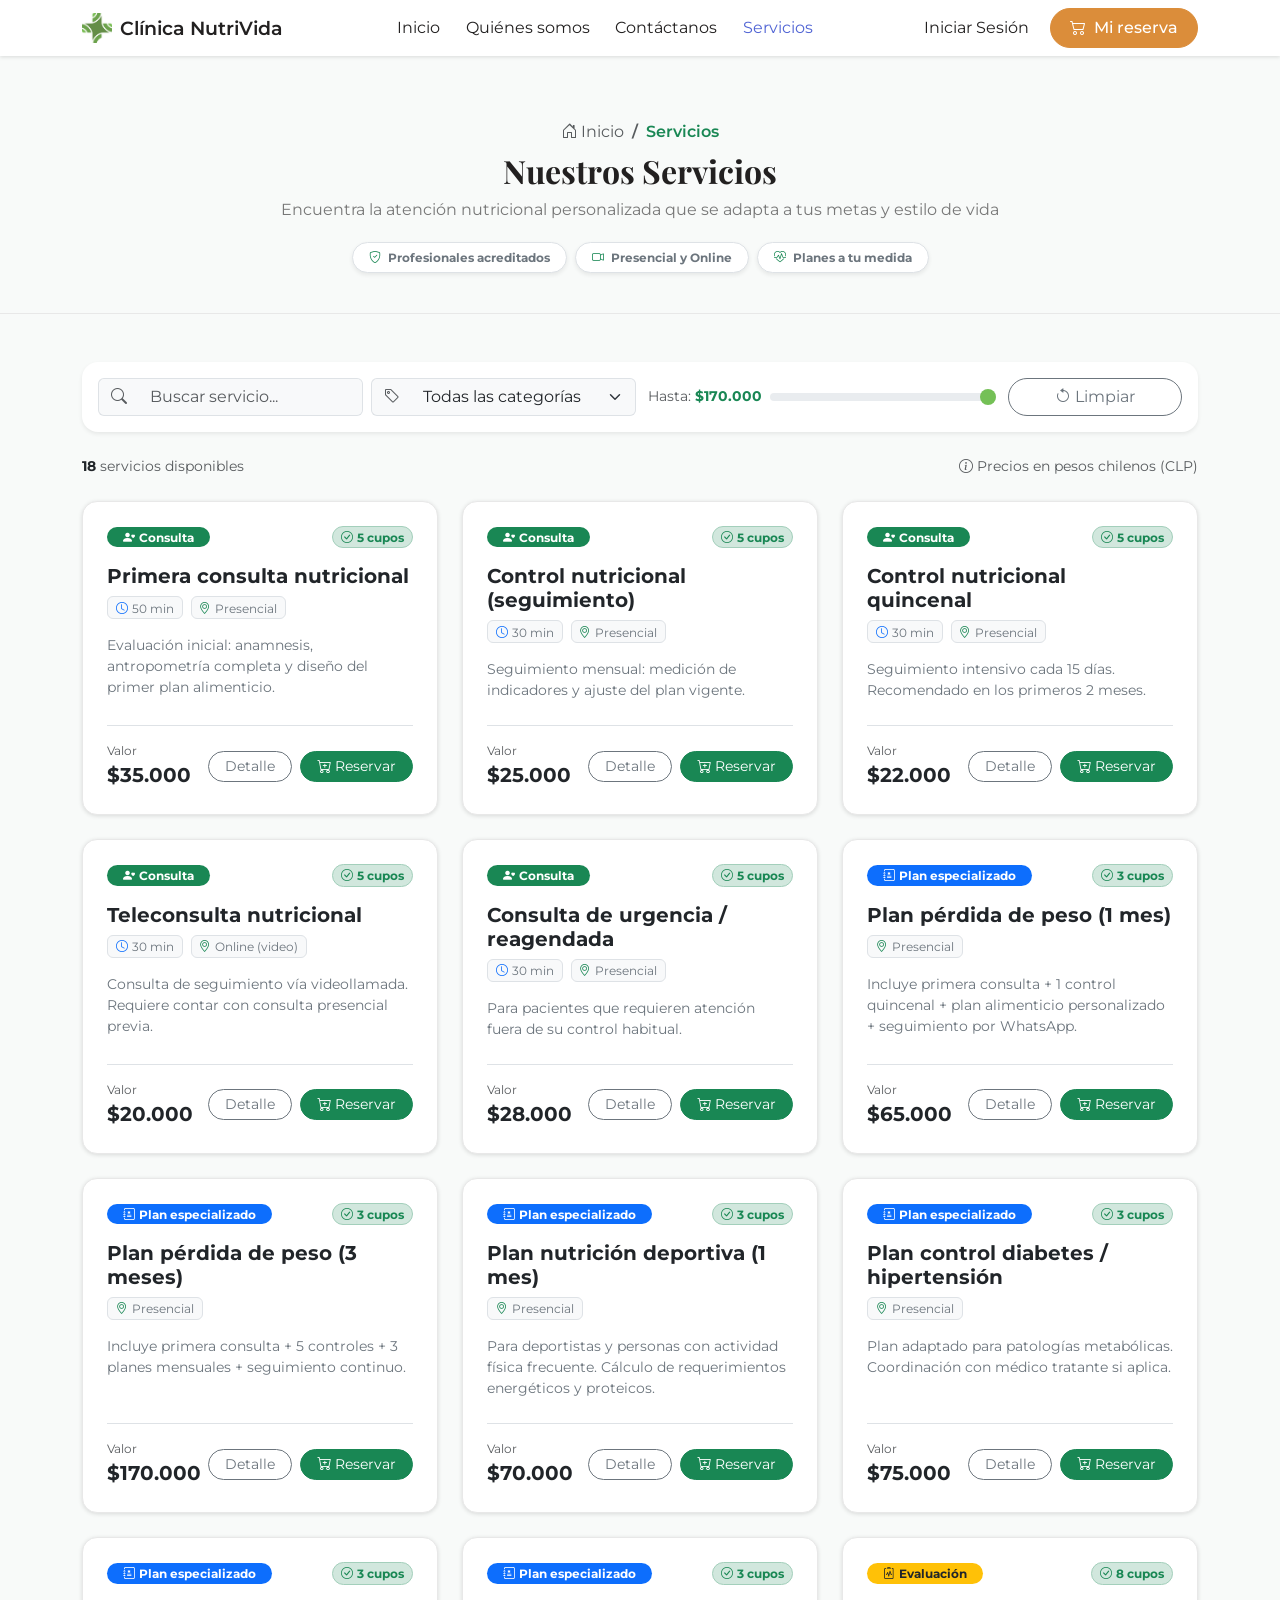
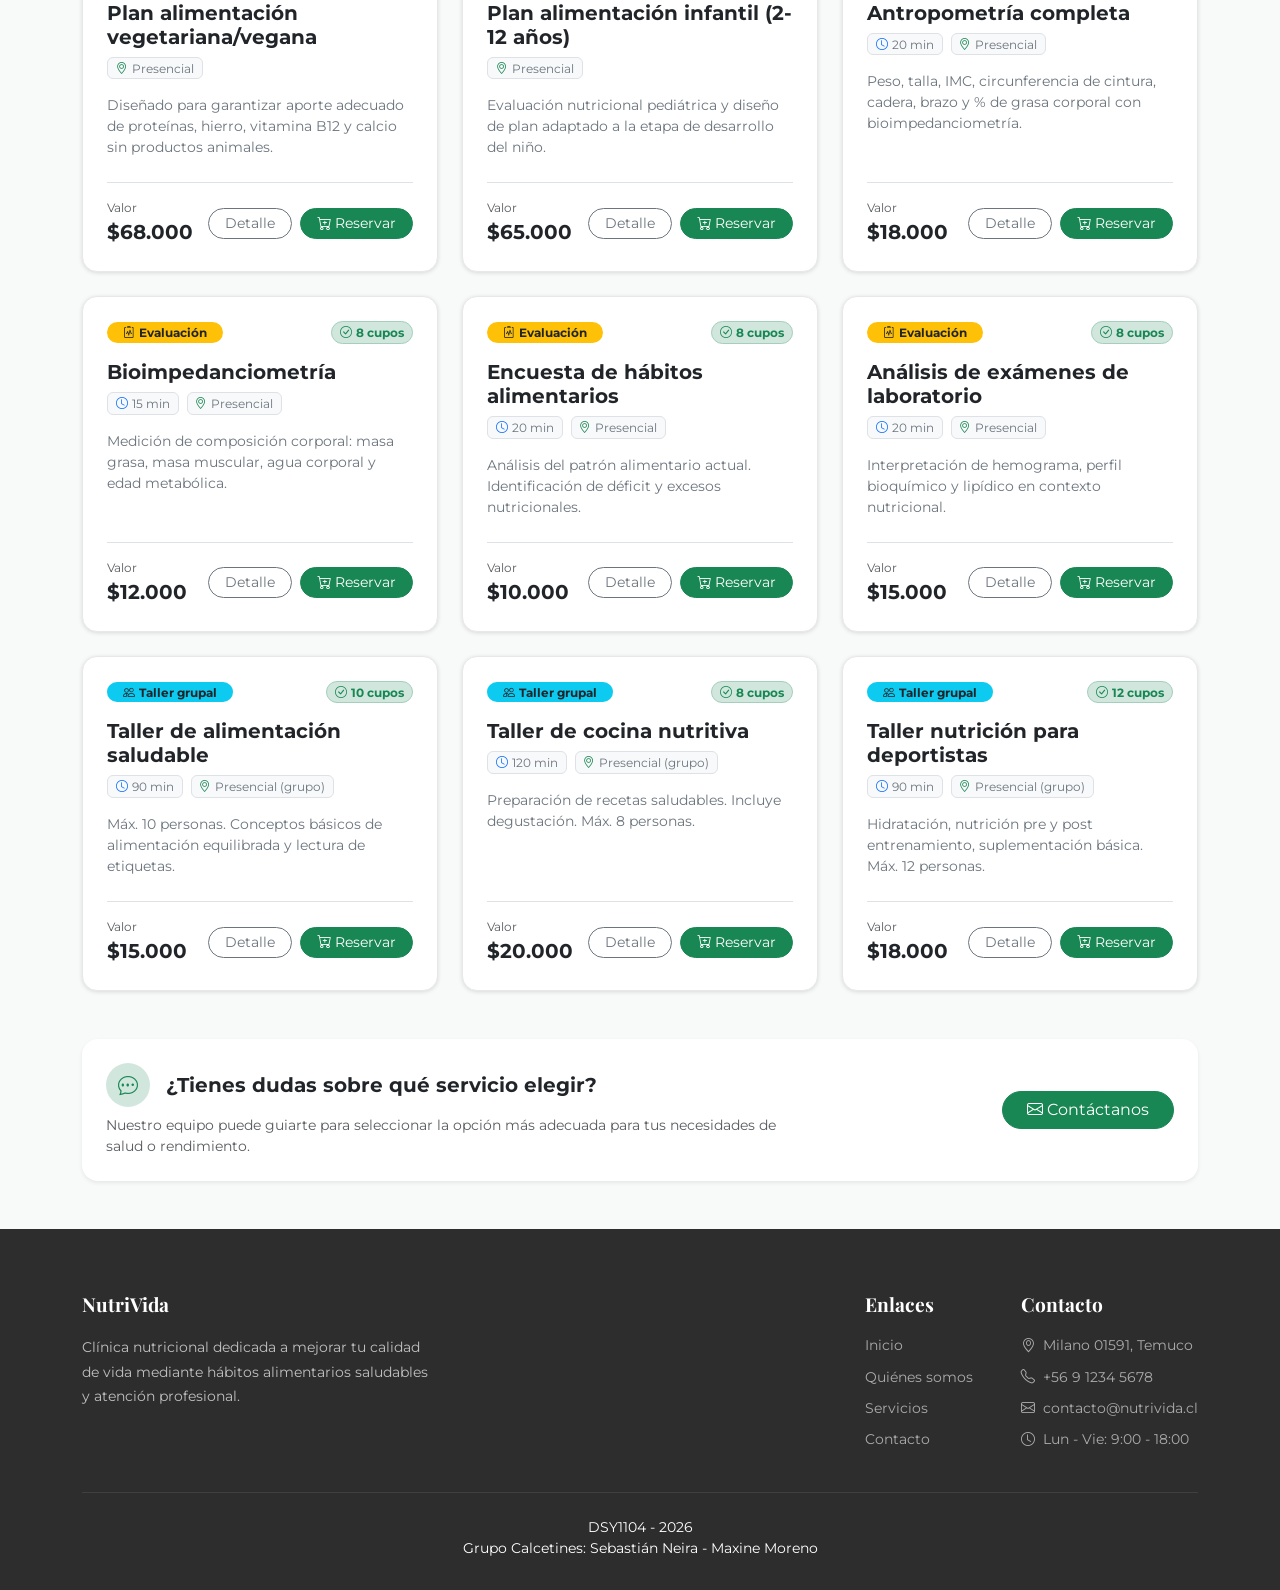
<file: pages/servicios.html>
<!DOCTYPE html>
<html lang="es">
<head>
    <meta charset="UTF-8">
    <meta name="viewport" content="width=device-width, initial-scale=1.0">
    <title>Servicios - Clínica NutriVida</title>
    <link rel="icon" type="image/png" href="../assets/img/icons/favicon.png">
    <link href="https://cdn.jsdelivr.net/npm/bootstrap@5.3.8/dist/css/bootstrap.min.css" rel="stylesheet" integrity="sha384-sRIl4kxILFvY47J16cr9ZwB07vP4J8+LH7qKQnuqkuIAvNWLzeN8tE5YBujZqJLB" crossorigin="anonymous">
    <link rel="stylesheet" href="https://cdn.jsdelivr.net/npm/bootstrap-icons@1.11.3/font/bootstrap-icons.min.css">
    <link rel="stylesheet" href="../assets/css/style.css">
</head>
<body>
    <header>
        <nav class="navbar navbar-expand-lg navbar-light fixed-top">
            <div class="container">
                <a class="navbar-brand" href="../index.html">
                    <img src="../assets/img/icons/logo.png" alt="NutriVida" class="brand-logo">
                    <span class="brand-text">Clínica NutriVida</span>
                </a>
                <button class="navbar-toggler" type="button" data-bs-toggle="collapse" data-bs-target="#navbarNav">
                    <span class="navbar-toggler-icon"></span>
                </button>
                <div class="collapse navbar-collapse" id="navbarNav">
                    <ul class="navbar-nav mx-auto">
                        <li class="nav-item">
                            <a class="nav-link" href="../index.html">Inicio</a>
                        </li>
                        <li class="nav-item">
                            <a class="nav-link" href="../index.html#nosotros">Quiénes somos</a>
                        </li>
                        <li class="nav-item">
                            <a class="nav-link" href="../index.html#contacto">Contáctanos</a>
                        </li>
                        <li class="nav-item">
                            <a class="nav-link active" aria-current="page" href="servicios.html">Servicios</a>
                        </li>
                    </ul>
                    <ul class="navbar-nav">
                        <li class="nav-item" id="botonIniciarSesion">
                            <a class="nav-link" href="autenticacion.html">Iniciar Sesión</a>
                        </li>
                        <li class="nav-item d-none" id="infoUsuario">
                            <span class="nav-link" id="nombreUsuario"></span>
                        </li>
                        <li class="nav-item d-none mb-2" id="botonCerrarSesion">
                            <button type="button" id="btnCerrarSesion" class="btn btn-success ms-lg-2">Cerrar sesión</button>
                        </li>
                        <li class="nav-item">
                            <a class="btn btn-success ms-lg-2" href="carrito.html"><i class="bi bi-cart2 me-2"></i>Mi reserva <span class="badge bg-danger rounded-pill ms-1 badge-carrito" style="display:none;">0</span></a>
                        </li>
                    </ul>
                </div>
            </div>
        </nav>
    </header>

    <main class="pt-5">
        <!-- HERO / ENCABEZADO DE SERVICIOS -->
        <section class="servicios-hero mt-3">
            <div class="container text-center">
                <nav aria-label="breadcrumb">
                    <ol class="breadcrumb justify-content-center mb-2">
                        <li class="breadcrumb-item"><a href="../index.html" class="text-decoration-none text-muted"><i class="bi bi-house-door me-1"></i>Inicio</a></li>
                        <li class="breadcrumb-item active text-success fw-semibold" aria-current="page">Servicios</li>
                    </ol>
                </nav>
                <h1 class="section-title mb-2">Nuestros Servicios</h1>
                <p class="section-subtitle mb-3">Encuentra la atención nutricional personalizada que se adapta a tus metas y estilo de vida</p>

                <!-- DESTACADOS DE CONFIANZA -->
                <div class="d-flex justify-content-center flex-wrap gap-2 pt-1">
                    <span class="badge bg-white text-secondary border shadow-sm px-3 py-2 rounded-pill">
                        <i class="bi bi-shield-check text-success me-1"></i> Profesionales acreditados
                    </span>
                    <span class="badge bg-white text-secondary border shadow-sm px-3 py-2 rounded-pill">
                        <i class="bi bi-camera-video text-success me-1"></i> Presencial y Online
                    </span>
                    <span class="badge bg-white text-secondary border shadow-sm px-3 py-2 rounded-pill">
                        <i class="bi bi-heart-pulse text-success me-1"></i> Planes a tu medida
                    </span>
                </div>
            </div>
        </section>

        <!-- SECCIÓN PRINCIPAL: FILTROS Y CATÁLOGO -->
        <section class="py-5">
            <div class="container">
                <!-- BARRA DE FILTROS COMPACTA-->
                <div class="card border-0 shadow-sm rounded-4 p-3 mb-4 bg-white">
                    <div class="row g-2 align-items-center">
                        <!-- BUSCADOR -->
                        <div class="col-12 col-sm-6 col-lg-3">
                            <div class="input-group">
                                <span class="input-group-text bg-light border-end-0 text-muted">
                                    <i class="bi bi-search"></i>
                                </span>
                                <input type="text" id="buscador-servicio" class="form-control bg-light border-start-0" placeholder="Buscar servicio...">
                            </div>
                        </div>

                        <!-- DESPLEGABLE DE CATEGORÍA -->
                        <div class="col-12 col-sm-6 col-lg-3">
                            <div class="input-group">
                                <span class="input-group-text bg-light border-end-0 text-muted">
                                    <i class="bi bi-tag"></i>
                                </span>
                                <select id="filtro-categoria" class="form-select bg-light border-start-0" aria-label="Seleccionar categoría">
                                    <option value="todos" selected>Todas las categorías</option>
                                    <option value="Consulta">Consultas</option>
                                    <option value="Plan especializado">Planes</option>
                                    <option value="Evaluación">Evaluaciones</option>
                                    <option value="Taller grupal">Talleres</option>
                                </select>
                            </div>
                        </div>

                        <!-- DESLIZADOR DE PRECIO -->
                        <div class="col-12 col-sm-8 col-lg-4">
                            <div class="d-flex align-items-center gap-2 px-1">
                                <span class="text-muted small text-nowrap">
                                    Hasta: <strong id="precio-valor" class="text-success">$170.000</strong>
                                </span>
                                <input type="range" class="form-range flex-grow-1" id="precio-max" min="10000" max="170000" step="5000" value="170000" aria-label="Precio máximo">
                            </div>
                        </div>

                        <!-- BOTÓN LIMPIAR -->
                        <div class="col-12 col-sm-4 col-lg-2 text-sm-end">
                            <button class="btn btn-outline-secondary rounded-pill w-100" id="btn-reset" title="Restablecer filtros">
                                <i class="bi bi-arrow-counterclockwise me-1"></i>Limpiar
                            </button>
                        </div>
                    </div>
                </div>

                <!-- BARRA DE INFORMACIÓN Y RESULTADOS -->
                <div class="d-flex justify-content-between align-items-center mb-4 text-muted small">
                    <span id="contador-servicios"><strong class="text-dark">18</strong> servicios disponibles</span>
                    <span class="d-none d-sm-inline"><i class="bi bi-info-circle me-1"></i>Precios en pesos chilenos (CLP)</span>
                </div>

                <!-- CATÁLOGO DE TARJETAS -->
                <div class="row g-4" id="catalogo"></div>

                <!-- ASESORÍA / DUDAS -->
                <div class="card border-0 shadow-sm rounded-4 p-4 mt-5 bg-white">
                    <div class="row align-items-center g-3">
                        <div class="col-lg-8 text-center text-lg-start">
                            <div class="d-flex align-items-center justify-content-center justify-content-lg-start gap-3 mb-2">
                                <span class="d-inline-flex align-items-center justify-content-center bg-success-subtle text-success rounded-circle icon-circle-sm">
                                    <i class="bi bi-chat-dots fs-5"></i>
                                </span>
                                <h5 class="fw-bold mb-0 text-dark">¿Tienes dudas sobre qué servicio elegir?</h5>
                            </div>
                            <p class="text-muted mb-0 small">
                                Nuestro equipo puede guiarte para seleccionar la opción más adecuada para tus necesidades de salud o rendimiento.
                            </p>
                        </div>
                        <div class="col-lg-4 text-center text-lg-end">
                            <a href="../index.html#contacto" class="btn btn-success rounded-pill px-4">
                                <i class="bi bi-envelope me-1"></i>Contáctanos
                            </a>
                        </div>
                    </div>
                </div>
            </div>
        </section>
    </main>

    <footer class="footer">
        <div class="container">
            <div class="row g-4">
                <div class="col-lg-4 col-md-6">
                    <div class="footer-brand-box">
                        <h5 class="footer-title">NutriVida</h5>
                        <p class="footer-text">Clínica nutricional dedicada a mejorar tu calidad de vida mediante hábitos alimentarios saludables y atención profesional.</p>
                    </div>
                </div>
                <div class="col-md-6 ms-auto">
                    <div class="d-flex gap-5 justify-content-end">
                        <div>
                            <h5 class="footer-title">Enlaces</h5>
                            <ul class="footer-links">
                                <li><a href="../index.html">Inicio</a></li>
                                <li><a href="../index.html#nosotros">Quiénes somos</a></li>
                                <li><a href="servicios.html">Servicios</a></li>
                                <li><a href="../index.html#contacto">Contacto</a></li>
                            </ul>
                        </div>
                        <div>
                            <h5 class="footer-title">Contacto</h5>
                            <ul class="footer-contact">
                                <li><i class="bi bi-geo-alt me-2"></i>Milano 01591, Temuco</li>
                                <li><i class="bi bi-telephone me-2"></i>+56 9 1234 5678</li>
                                <li><i class="bi bi-envelope me-2"></i>contacto@nutrivida.cl</li>
                                <li><i class="bi bi-clock me-2"></i>Lun - Vie: 9:00 - 18:00</li>
                            </ul>
                        </div>
                    </div>
                </div>
            </div>
            <hr class="footer-divider">
            <p class="footer-copyright">DSY1104 - 2026<br>Grupo Calcetines: Sebastián Neira - Maxine Moreno</p>
        </div>
    </footer>

    <script src="https://cdn.jsdelivr.net/npm/bootstrap@5.3.8/dist/js/bootstrap.bundle.min.js" integrity="sha384-FKyoEForCGlyvwx9Hj09JcYn3nv7wiPVlz7YYwJrWVcXK/BmnVDxM+D2scQbITxI" crossorigin="anonymous"></script>
    <script src="../assets/js/storage.js"></script>
    <script src="../assets/js/servicios.js"></script>

    <div class="position-fixed bottom-0 end-0 p-3 toast-container">
        <div id="toast-carrito" class="toast align-items-center border-0 shadow-lg">
            <div class="d-flex">
                <div class="toast-body" id="toast-carrito-body"></div>
                <button type="button" class="btn-close btn-close-white me-2 m-auto" data-bs-dismiss="toast" aria-label="Cerrar"></button>
            </div>
        </div>
    </div>
</body>
</html>
</file>
<file: assets/css/style.css>
@import url('https://fonts.googleapis.com/css2?family=Montserrat:wght@300;400;500;600;700&family=Playfair+Display:wght@400;700&display=swap');

@import 'global.css';
@import 'navbar.css';
@import 'hero.css';
@import 'cards.css';
@import 'cta.css';
@import 'footer.css';
@import 'responsive.css';
</file>
